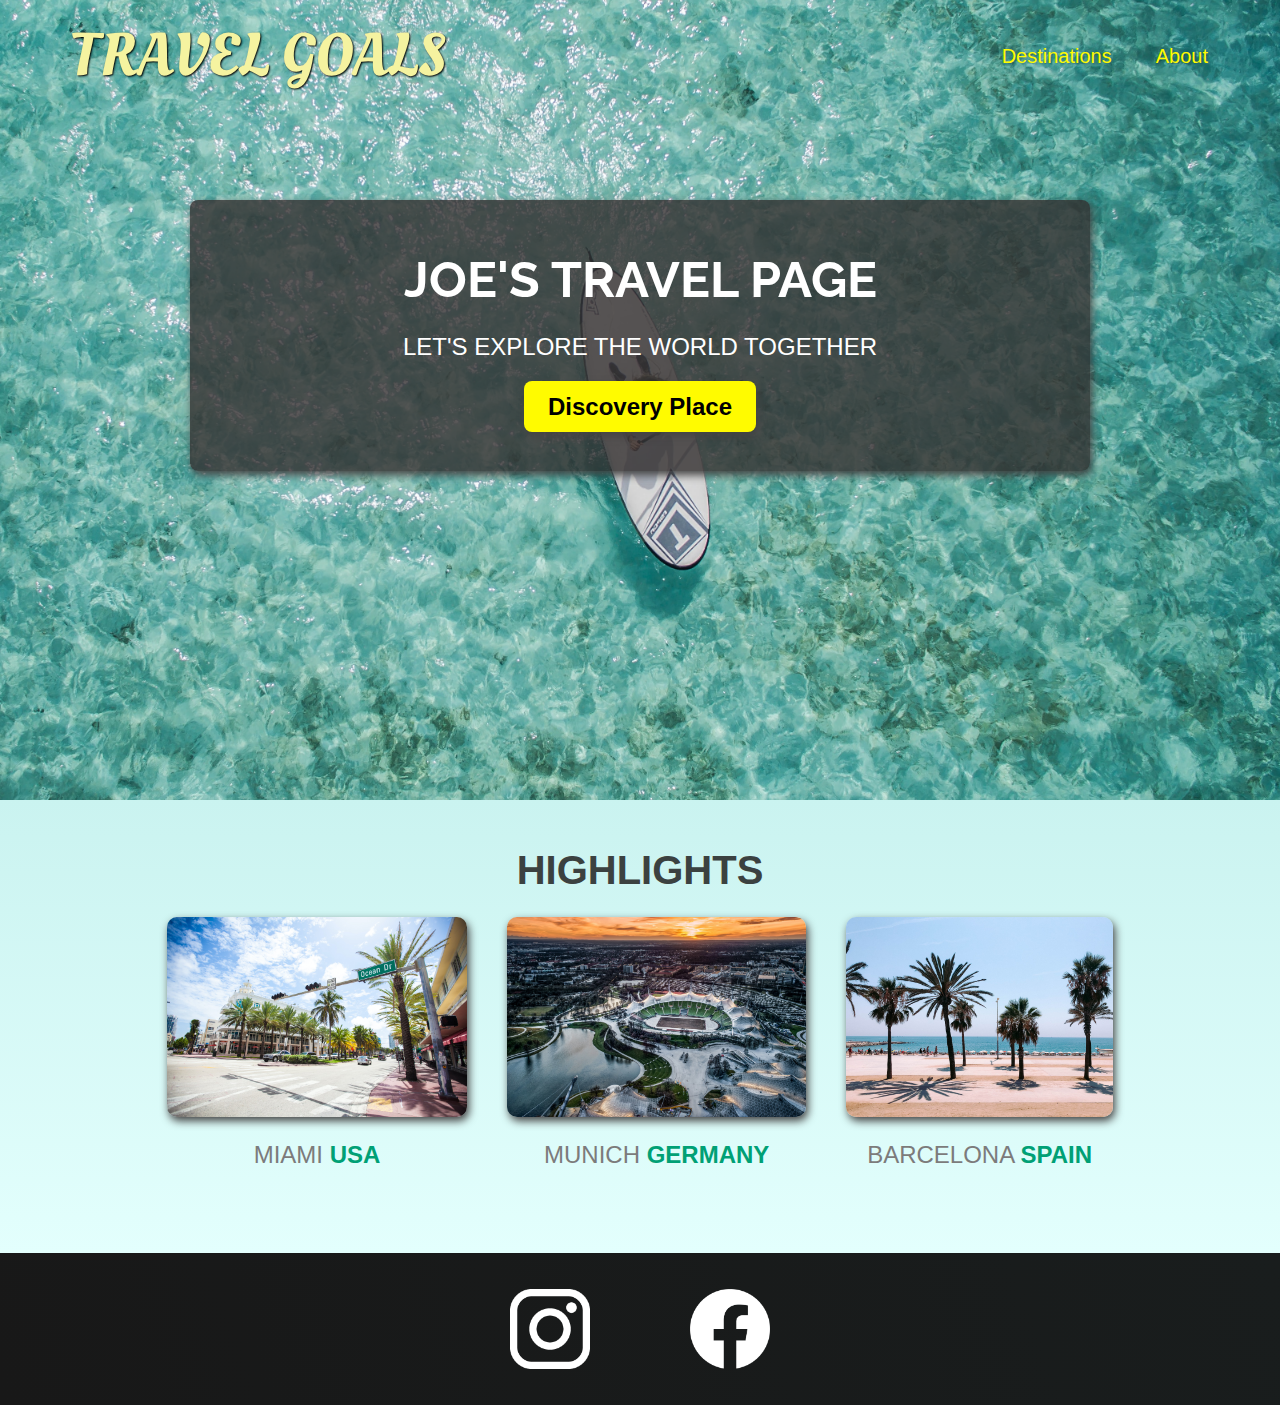
<file: index.html>
<!DOCTYPE html>
<html lang="en">
<head>
    <meta charset="UTF-8">
    <meta http-equiv="X-UA-Compatible" content="IE=edge">
    <meta name="viewport" content="width=device-width, initial-scale=1.0">
    <link
    href="https://fonts.googleapis.com/css2?family=Raleway:wght@700&family=Oleo+Script:wght@700&family=Quicksand:wght@300;500&display=swap"
    rel="stylesheet"
  />
    <link rel="stylesheet" href="shared.css">
    <link rel="stylesheet" href="styles.css">
    <title>Travel Goals</title>
</head>
<body>
    <header>
        <div id="page-logo">
            <a href="index.html">Travel Goals</a>
        </div>
        <nav>
            <ul>
                <li><a href="places.html">Destinations</a></li>
                <li><a href="">About</a></li>
            </ul>
        </nav>
    </header>
    <main>
        <section id="hero">
            <div id="hero-content">
                <h1>Joe's Travel Page</h1>
                <p>Let's explore the world together</p>
                <a href="places.html">Discovery Place</a>
            </div>    
        </section>
        <section id="highlights">
            <h2>Highlights</h2>
            <ul id="destinations">
                <li class="destination">
                    <img src="images/places/miami.jpg" alt="Miami streets on sunny day">
                    <p>Miami <strong>USA</strong></p>
                </li>
                <li class="destination">
                    <img src="images/places/munich.jpg" alt="Munich stadium in winter">
                    <p>Munich <strong>Germany</strong></p>
                </li>
                <li class="destination">
                    <img src="images/places/barcelona.jpg" alt="Barcelona palm beach">
                    <p>Barcelona <strong>Spain</strong></p>
                </li>
            </ul>
        </section>
    </main>
    <footer>
        <ul>
           <li>
               <a href="https://instagram.com">
                <img src="images/icons/insta.png" alt="Instagram Logo">
                </a>
           </li> 
           <li>
            <a href="https://facebook.com">
             <img src="images/icons/facebook.png" alt="Facebook Logo">
             </a>
        </li> 
        </ul>
    </footer>
</body>
</html>
</file>
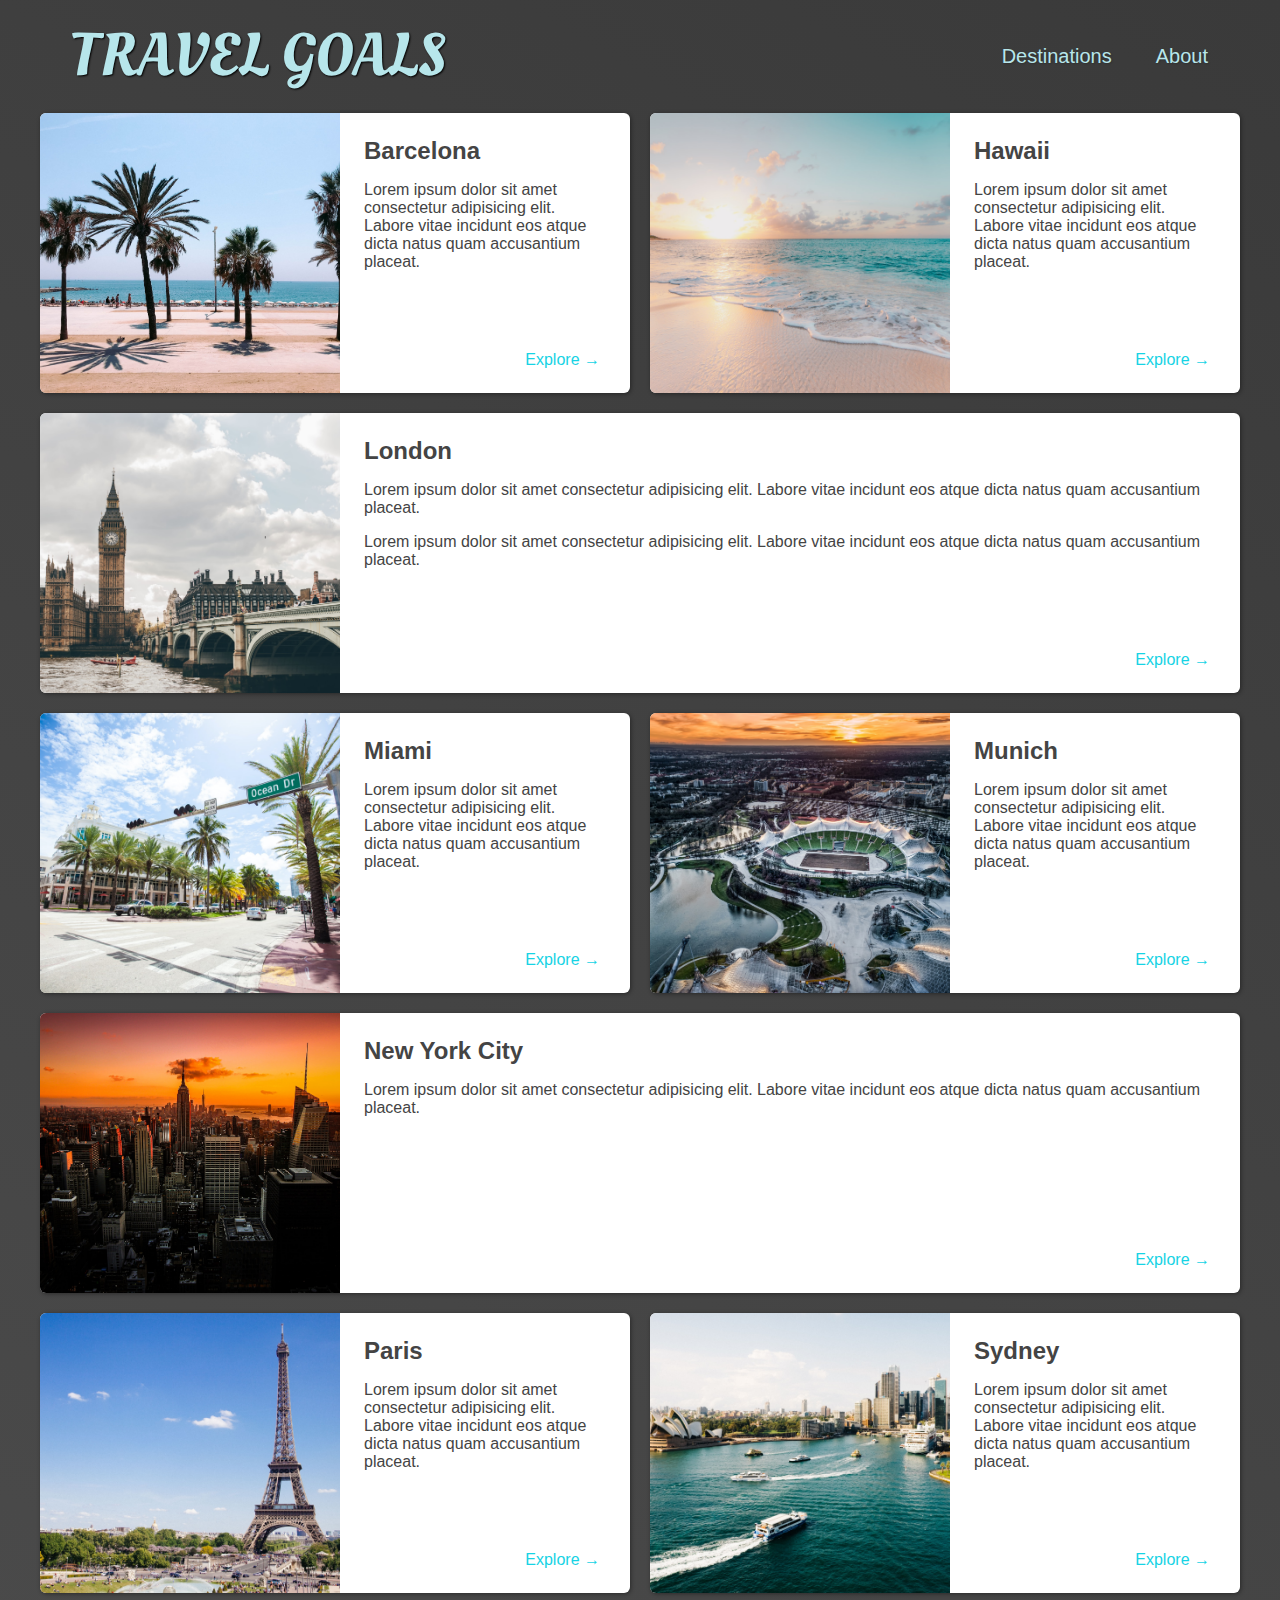
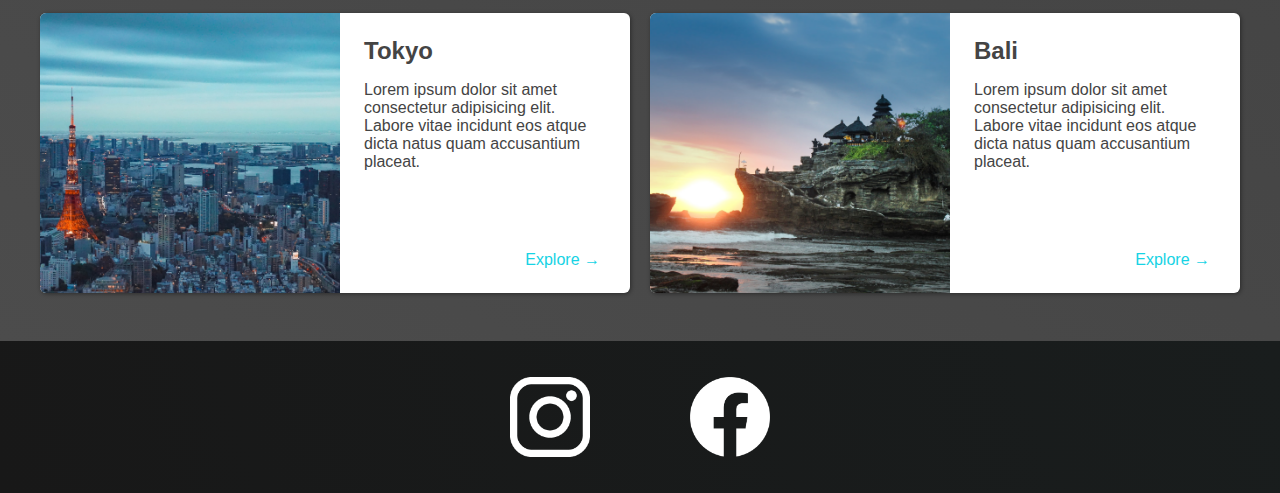
<file: places.html>
<!DOCTYPE html>
<html lang="en">
<head>
    <meta charset="UTF-8">
    <meta http-equiv="X-UA-Compatible" content="IE=edge">
    <meta name="viewport" content="width=device-width, initial-scale=1.0">
    <link
    href="https://fonts.googleapis.com/css2?family=Raleway:wght@700&family=Oleo+Script:wght@700&family=Quicksand:wght@300;500&display=swap"
    rel="stylesheet"
  />
    <link rel="stylesheet" href="shared.css">
    <link rel="stylesheet" href="places.css">
    <title>Place to visit</title>
</head>
<body>
    <header>
        <div id="page-logo">
            <a href="index.html">Travel Goals</a>
        </div>
        <nav>
            <ul>
                <li><a href="places.html">Destinations</a></li>
                <li><a href="">About</a></li>
            </ul>
        </nav>
    </header>
    <main>
        <ul>
            <li>
              <img src="images/places/barcelona.jpg" alt="City of Barcelona" />
              <div class="item-content">
                <div>
                  <h2>Barcelona</h2>
                  <p>
                    Lorem ipsum dolor sit amet consectetur adipisicing elit. Labore
                    vitae incidunt eos atque dicta natus quam accusantium placeat.
                  </p>
                </div>
                <div class="actions">
                  <a href="https://en.wikipedia.org/wiki/Barcelona">Explore &#x2192</a>
                </div>
              </div>
            </li>
            <li>
              <img src="images/places/hawaii.jpg" alt="Hawaii beach" />
              <div class="item-content">
                <div>
                  <h2>Hawaii</h2>
                  <p>
                    Lorem ipsum dolor sit amet consectetur adipisicing elit. Labore
                    vitae incidunt eos atque dicta natus quam accusantium placeat.
                  </p>
                </div>
                <div class="actions">
                  <a href="hhttps://en.wikipedia.org/wiki/Hawaii">Explore &#x2192</a>
                </div>
              </div>
            </li>
            <li>
              <img src="images/places/london.jpg" alt="London city" />
              <div class="item-content">
                <div>
                  <h2>London</h2>
                  <p>
                    Lorem ipsum dolor sit amet consectetur adipisicing elit. Labore
                    vitae incidunt eos atque dicta natus quam accusantium placeat.
                  </p>
                  <p>
                    Lorem ipsum dolor sit amet consectetur adipisicing elit. Labore
                    vitae incidunt eos atque dicta natus quam accusantium placeat.
                  </p>
                </div>
                <div class="actions">
                  <a href="https://en.wikipedia.org/wiki/London">Explore &#x2192</a>
                </div>
              </div>
            </li>
            <li>
              <img src="images/places/miami.jpg" alt="Miami streets" />
              <div class="item-content">
                <div>
                  <h2>Miami</h2>
                  <p>
                    Lorem ipsum dolor sit amet consectetur adipisicing elit. Labore
                    vitae incidunt eos atque dicta natus quam accusantium placeat.
                  </p>
                </div>
                <div class="actions">
                  <a href="https://en.wikipedia.org/wiki/Miami">Explore &#x2192</a>
                </div>
              </div>
            </li>
            <li>
              <img src="images/places/munich.jpg" alt="Munich football stadium" />
              <div class="item-content">
                <div>
                  <h2>Munich</h2>
                  <p>
                    Lorem ipsum dolor sit amet consectetur adipisicing elit. Labore
                    vitae incidunt eos atque dicta natus quam accusantium placeat.
                  </p>
                </div>
                <div class="actions">
                  <a href="https://en.wikipedia.org/wiki/Munich">Explore &#x2192</a>
                </div>
              </div>
            </li>
            <li>
              <img src="images/places/new-york-city.jpg" alt="New York City skyline" />
              <div class="item-content">
                <div>
                  <h2>New York City</h2>
                  <p>
                    Lorem ipsum dolor sit amet consectetur adipisicing elit. Labore
                    vitae incidunt eos atque dicta natus quam accusantium placeat.
                  </p>
                </div>
                <div class="actions">
                  <a href="https://en.wikipedia.org/wiki/New_York_City"
                    >Explore &#x2192</a
                  >
                </div>
              </div>
            </li>
            <li>
              <img src="images/places/paris.jpg" alt="Paris city" />
              <div class="item-content">
                <div>
                  <h2>Paris</h2>
                  <p>
                    Lorem ipsum dolor sit amet consectetur adipisicing elit. Labore
                    vitae incidunt eos atque dicta natus quam accusantium placeat.
                  </p>
                </div>
                <div class="actions">
                  <a href="https://en.wikipedia.org/wiki/Paris">Explore &#x2192</a>
                </div>
              </div>
            </li>
            <li>
              <img src="images/places/sydney.jpg" alt="Sydney beach" />
              <div class="item-content">
                <div>
                  <h2>Sydney</h2>
                  <p>
                    Lorem ipsum dolor sit amet consectetur adipisicing elit. Labore
                    vitae incidunt eos atque dicta natus quam accusantium placeat.
                  </p>
                </div>
                <div class="actions">
                  <a href="https://en.wikipedia.org/wiki/Sydney">Explore &#x2192</a>
                </div>
              </div>
            </li>
            <li>
              <img src="images/places/tokyo.jpg" alt="Tokyo skyline" />
              <div class="item-content">
                <div>
                  <h2>Tokyo</h2>
                  <p>
                    Lorem ipsum dolor sit amet consectetur adipisicing elit. Labore
                    vitae incidunt eos atque dicta natus quam accusantium placeat.
                  </p>
                </div>
                <div class="actions">
                  <a href="https://en.wikipedia.org/wiki/Tokyo">Explore &#x2192</a>
                </div>
              </div>
            </li>
            <li>
              <img src="images/places/bali.jpg" alt="Bali beach" />
              <div class="item-content">
                <div>
                  <h2>Bali</h2>
                  <p>
                    Lorem ipsum dolor sit amet consectetur adipisicing elit. Labore
                    vitae incidunt eos atque dicta natus quam accusantium placeat.
                  </p>
                </div>
                <div class="actions">
                  <a href="https://en.wikipedia.org/wiki/Bali">Explore &#x2192</a>
                </div>
              </div>
            </li>
          </ul>
    </main>
    <footer>
        <ul>
           <li>
               <a href="https://instagram.com">
                <img src="images/icons/insta.png" alt="Instagram Logo">
                </a>
           </li> 
           <li>
            <a href="https://facebook.com">
             <img src="images/icons/facebook.png" alt="Facebook Logo">
             </a>
        </li> 
        </ul>
    </footer>
</body>
</html>
</file>
<file: shared.css>
body {
    font-family: "Quicksans", sans-serif;
    margin: 0;
}
header {
    display: flex;
    justify-content: space-between;
    align-items: center;
    padding: 15px 60px ;
    position: absolute;
    width: 100%;
    top:0;
    left:0;
    box-sizing: border-box;
}

a {
    text-decoration: none;
}


ul {
    list-style: none;
    padding:0;
    margin: 0;
}

#page-logo a {
    padding: 10px;
    font-family: "Oleo Script", sans-serif;
    color: rgb(245, 243, 160);
    font-size: 60px;
    
    text-transform: uppercase;
    text-shadow: 1px 1px 2px rgb(0, 0, 0);
}

header ul {
    display: flex;
    
}

header li {
    margin-left: 20px;
}

header a {
    color: rgb(255, 251, 0);
    font-size: 20px;
    padding: 12px;
    text-shadow: 1px 1px 2px rgba(0, 0, 0, 0.2);
    border-radius: 6px;
}

header nav a:hover {
    color: rgb(77, 77, 77);
    background-color: rgb(255, 251, 0);
}

footer {
    background: linear-gradient(70deg, rgb(24, 24, 24), rgb(25,29, 29));
    padding: 36px;
}

footer ul {
    display: flex;
    justify-content: center;
    
}

footer li {
    width: 80px;
    height: 80px;
    margin: 0 50px;
}

footer img {
    width:100%;
    height:100%;
}
</file>
<file: styles.css>
#hero {
    height: 800px;
    background-image: url("images/places/ocean.jpg");
    background-position: center;
    background-size: cover;
}

#hero-content{
    width: 900px;
    background-color: rgba(51,47,47,0.8);
    box-shadow: 2px 4px 8px rgb(68, 67, 67);
    border-radius: 8px;
    text-align: center;
    padding: 50px 0;
    margin: 0 auto;
    position: relative;
    top: 200px
}

#hero-content h1 {
    color: white;
    text-transform: uppercase;
    font-size: 50px;
    font-family: "Raleway", sans-serif;
    margin: 0;
}

#hero-content p {
    color: white;
    text-transform: uppercase;
    font-size: 24px;
    font-weight: 300;
    margin-bottom: 32px;
}

#hero-content a {
    background-color: rgb(255, 251, 0);
    padding: 12px 24px;
    color: black;
    font-size: 24px;
    font-weight: bold;
    border-radius: 8px;
    box-shadow: 2px 4px 8px rgb(68, 67, 67);
}

#hero-content a:hover {
    background-color: rgb(255, 238, 0);
}

#highlights{
    padding: 24px; /* fixing margin collapsing issue  */
    background: linear-gradient(0deg, rgb(227, 255, 253), rgb(202, 243, 240));
}

#highlights h2 {
    text-transform: uppercase;
    text-align: center;
    font-size: 40px;
    color: rgb(59, 65, 64);
    margin: 24px 0;
}

#destinations {
    display: flex;
    width: 90%;
    margin: auto;
    margin-bottom: 40px;
    justify-content: center;
}

.destination {
    margin: 0 20px;
    text-transform: uppercase;
}

.destination p {
    text-align: center;
    font-size: 24px;
    color: rgb(124, 123, 123);
    margin: 20px 0;
}   


.destination img {
    height: 200px;
    width: 100%;
    box-shadow: 2px 4px 8px rgb(68, 67, 67);
    border-radius: 10px;
    object-fit: cover;
}


.destination strong {
    color: rgb(0, 160, 117)
}
</file>
<file: places.css>
body {
    background: linear-gradient(30deg, rgb(77,77,77),rgb(58,58,58) );
    color: rgb(68, 68, 68);
}

#page-logo a {
    color: rgb(183, 230, 235);
}

header {
    position: static; /*this is the defualt position*/
}

header a {
    color: rgb(183, 230, 235);
}

header nav a:hover {
    color: rgb(59,59,59);
    background-color: rgb(183, 230, 235);
}

main ul {
    width: 1200px;
    margin: 0 auto 48px auto;
    display: grid;
    grid-template-columns: 1fr 1fr;
    gap: 20px 20px;
}

main li {
    display: flex;
    background-color: white;
    box-shadow: 1px 1px 4px rgba(0, 0, 0, 0.4);
    border-radius: 6px;
    overflow: hidden;
    /* width: 500px; no longer needed */
}

main li:nth-of-type(3), main li:nth-of-type(6){
    grid-column: 1 / span 2;
  }

main li img {
   width: 300px;
   height: 280px; 
   object-fit: cover; /*helps put the image back to a good ratio*/
}

.item-content {
    padding: 24px;
    display: flex;
    flex-direction: column;
    justify-content: space-between;
}

.item-content h2 {
    margin:0;
}

.actions { 
    text-align: right;
}

.actions a {
    padding: 6px;
    color: rgb(22, 211, 228);
    border-radius: 5px;
}

.actions a:hover {
    background-color: rgb(235, 253, 255);
}
</file>
